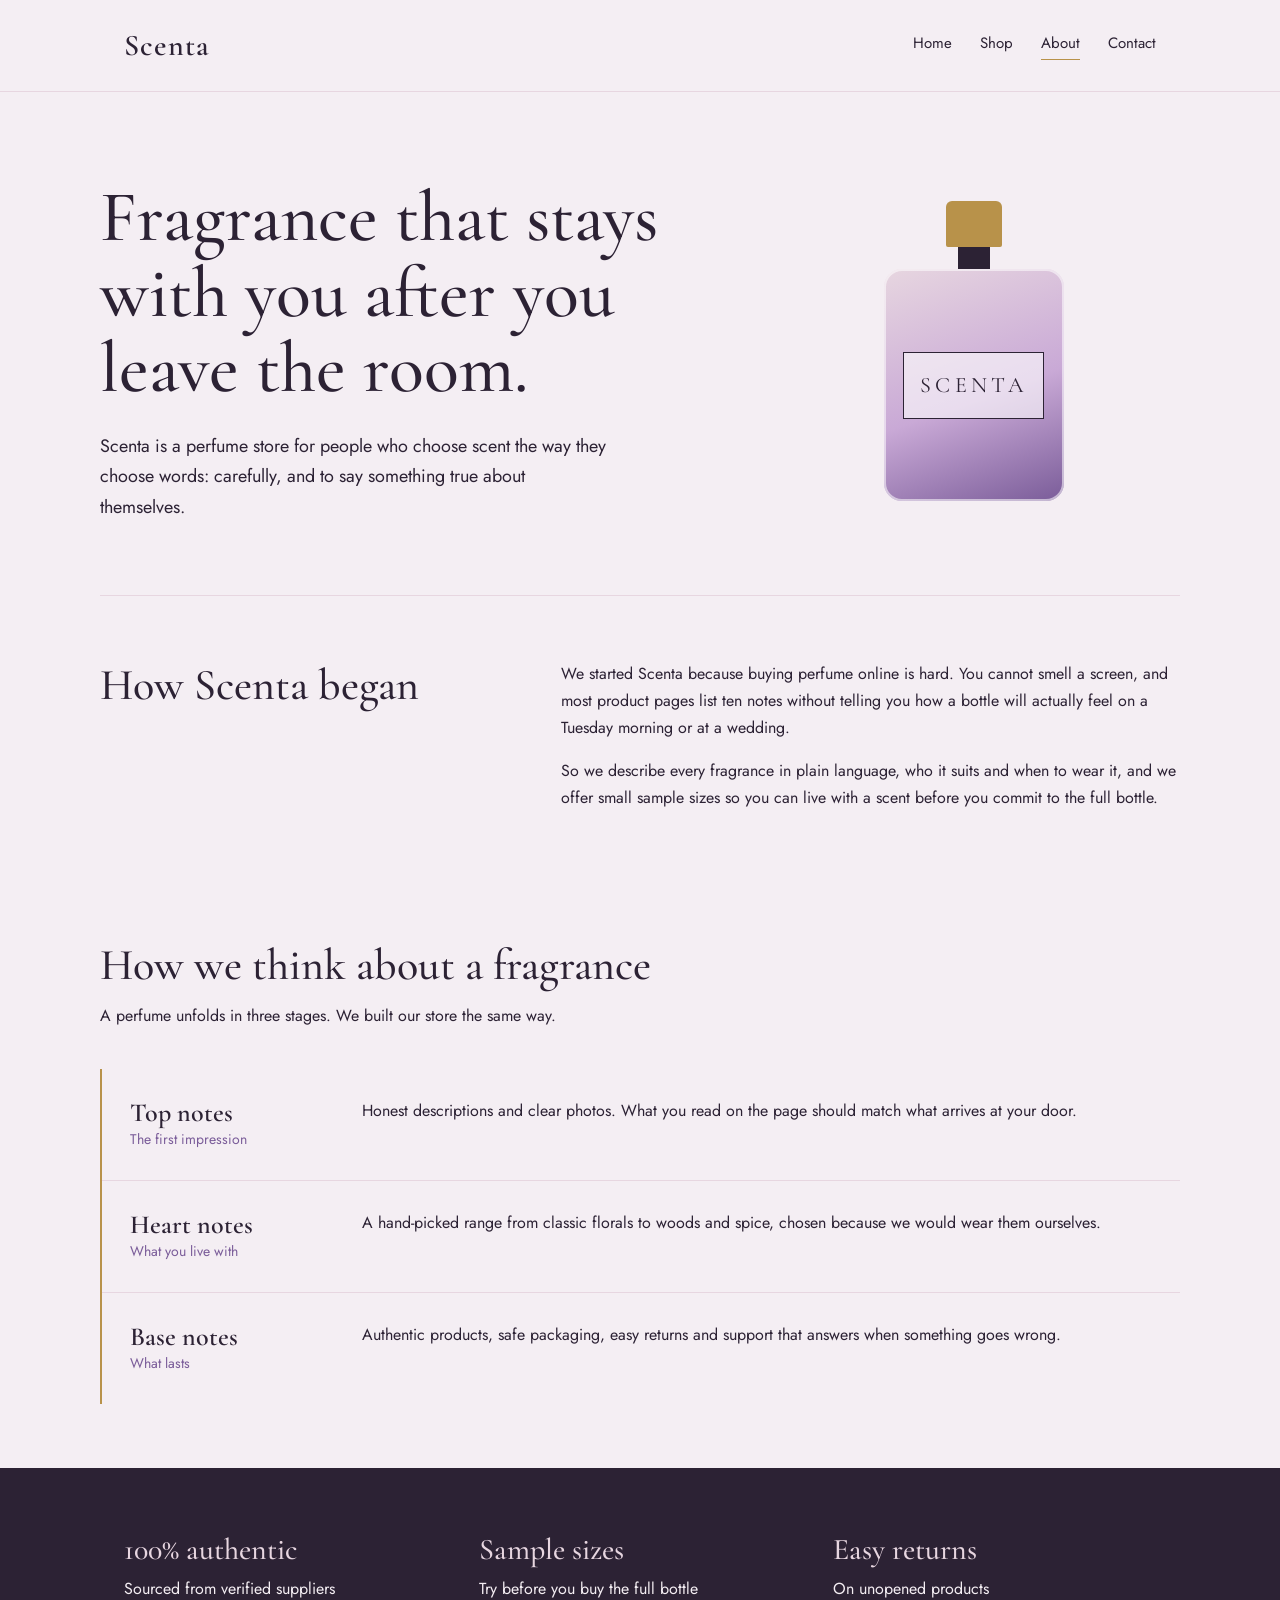
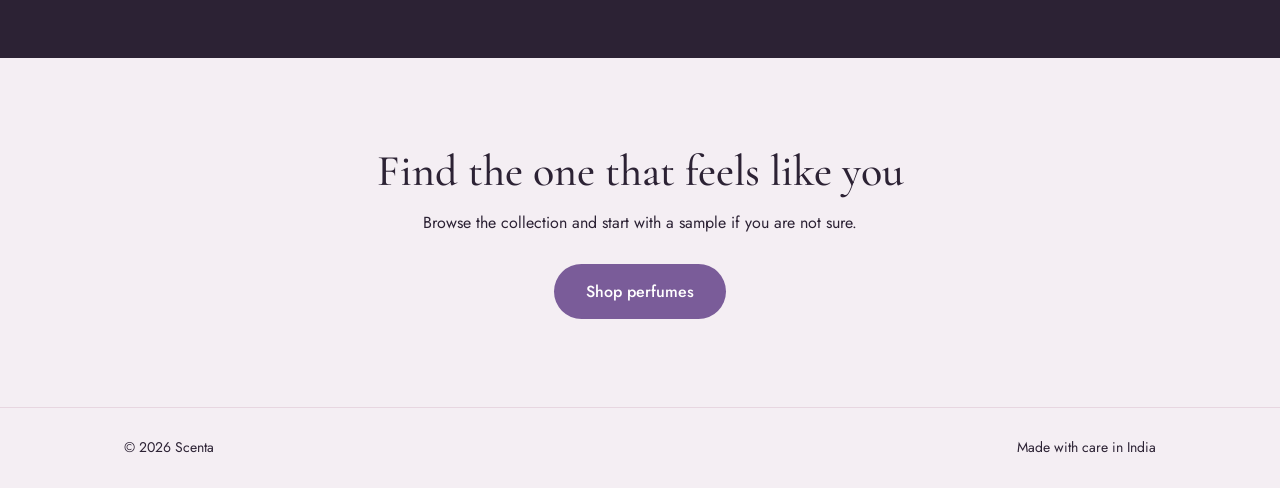
<file: about.html>
<!DOCTYPE html>
<html lang="en">
<head>
<meta charset="UTF-8">
<meta name="viewport" content="width=device-width, initial-scale=1">
<title>About | Scenta</title>
<link rel="preconnect" href="https://fonts.googleapis.com">
<link rel="preconnect" href="https://fonts.gstatic.com" crossorigin>
<link href="https://fonts.googleapis.com/css2?family=Cormorant+Garamond:ital,wght@0,500;0,600;1,500&family=Jost:wght@400;500&display=swap" rel="stylesheet">
<style>
  :root{
    --mist:#F4EEF3; --plum:#2C2234; --violet:#7A5C99; --gold:#B8924A; --rose:#E7D6E0; --white:#fff;
    --serif:"Cormorant Garamond",Georgia,serif; --sans:"Jost",system-ui,sans-serif;
  }
  *{box-sizing:border-box;margin:0;padding:0}
  html{scroll-behavior:smooth}
  body{font-family:var(--sans);background:var(--mist);color:var(--plum);line-height:1.7}
  a{color:inherit;text-decoration:none}
  :focus-visible{outline:2px solid var(--violet);outline-offset:3px}
  .wrap{max-width:1080px;margin:0 auto;padding:0 24px}

  /* Header */
  header{border-bottom:1px solid var(--rose)}
  .bar{display:flex;align-items:center;justify-content:space-between;flex-wrap:wrap;gap:12px;padding:20px 24px;max-width:1080px;margin:0 auto}
  .logo{font-family:var(--serif);font-size:30px;font-weight:600;letter-spacing:.04em}
  nav{display:flex;gap:28px;flex-wrap:wrap}
  nav a{font-size:15px;padding-bottom:2px;border-bottom:1px solid transparent}
  nav a:hover,nav a[aria-current]{border-color:var(--gold)}

  /* Hero */
  .hero{display:grid;grid-template-columns:1.2fr .8fr;gap:48px;align-items:center;padding:88px 0 72px}
  .hero h1{font-family:var(--serif);font-weight:500;font-size:clamp(40px,6vw,72px);line-height:1.05}
  .hero p{max-width:46ch;margin-top:24px;font-size:18px}
  .bottle{justify-self:center;position:relative;width:180px;height:300px}
  .bottle .cap{position:absolute;left:62px;top:0;width:56px;height:46px;background:var(--gold);border-radius:6px 6px 2px 2px}
  .bottle .neck{position:absolute;left:74px;top:46px;width:32px;height:22px;background:var(--plum)}
  .bottle .glass{position:absolute;left:0;top:68px;width:180px;height:232px;border-radius:18px;
    background:linear-gradient(160deg,var(--rose) 0%,#C9A9D6 55%,var(--violet) 100%);
    box-shadow:inset 0 0 0 2px rgba(255,255,255,.55);display:grid;place-items:center}
  .bottle .label{font-family:var(--serif);font-size:22px;letter-spacing:.2em;color:var(--plum);
    border:1px solid var(--plum);padding:14px 16px;background:rgba(255,255,255,.6)}

  /* Story */
  .story{display:grid;grid-template-columns:.8fr 1.2fr;gap:48px;padding:64px 0;border-top:1px solid var(--rose)}
  .story h2,.notes h2,.cta h2{font-family:var(--serif);font-weight:500;font-size:clamp(30px,4vw,44px);line-height:1.15}
  .story p+p{margin-top:16px}

  /* Notes: the page structured like a fragrance */
  .notes{padding:64px 0}
  .notes>p{max-width:56ch;margin-top:12px}
  .pyramid{margin-top:40px;display:grid;gap:0;border-left:2px solid var(--gold)}
  .note{display:grid;grid-template-columns:200px 1fr;gap:32px;padding:28px 0 28px 28px;border-bottom:1px solid var(--rose)}
  .note:last-child{border-bottom:0}
  .note h3{font-family:var(--serif);font-size:26px;font-weight:600;line-height:1.2}
  .note small{display:block;font-size:14px;color:var(--violet)}

  /* Facts */
  .facts{background:var(--plum);color:var(--mist);padding:56px 0}
  .facts ul{list-style:none;display:grid;grid-template-columns:repeat(3,1fr);gap:32px}
  .facts li{font-size:16px}
  .facts b{display:block;font-family:var(--serif);font-size:30px;font-weight:500;color:var(--rose)}

  /* CTA */
  .cta{text-align:center;padding:88px 0}
  .cta p{margin:12px auto 28px;max-width:44ch}
  .btn{display:inline-block;background:var(--violet);color:var(--white);padding:14px 32px;border-radius:999px;font-weight:500;transition:background .2s}
  .btn:hover{background:var(--plum)}

  footer{border-top:1px solid var(--rose);padding:28px 0;font-size:14px}
  footer .wrap{display:flex;justify-content:space-between;flex-wrap:wrap;gap:12px}

  @media(max-width:760px){
    .hero,.story{grid-template-columns:1fr;gap:32px}
    .hero{padding:48px 0}
    .note{grid-template-columns:1fr;gap:6px}
    .facts ul{grid-template-columns:1fr}
  }
  @media(prefers-reduced-motion:reduce){*{transition:none!important;scroll-behavior:auto!important}}
</style>
</head>
<body>

<header>
  <div class="bar">
    <a href="index.html" class="logo">Scenta</a>
    <nav aria-label="Main">
      <a href="index.html">Home</a>
      <a href="shop.html">Shop</a>
      <a href="about.html" aria-current="page">About</a>
      <a href="contact.html">Contact</a>
    </nav>
  </div>
</header>

<main>
  <section class="wrap hero">
    <div>
      <h1>Fragrance that stays with you after you leave the room.</h1>
      <p>Scenta is a perfume store for people who choose scent the way they choose words: carefully, and to say something true about themselves.</p>
    </div>
    <div class="bottle" role="img" aria-label="Illustration of a Scenta perfume bottle">
      <div class="cap"></div><div class="neck"></div>
      <div class="glass"><span class="label">SCENTA</span></div>
    </div>
  </section>

  <section class="wrap story">
    <h2>How Scenta began</h2>
    <div>
      <p>We started Scenta because buying perfume online is hard. You cannot smell a screen, and most product pages list ten notes without telling you how a bottle will actually feel on a Tuesday morning or at a wedding.</p>
      <p>So we describe every fragrance in plain language, who it suits and when to wear it, and we offer small sample sizes so you can live with a scent before you commit to the full bottle.</p>
    </div>
  </section>

  <section class="wrap notes">
    <h2>How we think about a fragrance</h2>
    <p>A perfume unfolds in three stages. We built our store the same way.</p>
    <div class="pyramid">
      <article class="note">
        <div><h3>Top notes</h3><small>The first impression</small></div>
        <p>Honest descriptions and clear photos. What you read on the page should match what arrives at your door.</p>
      </article>
      <article class="note">
        <div><h3>Heart notes</h3><small>What you live with</small></div>
        <p>A hand-picked range from classic florals to woods and spice, chosen because we would wear them ourselves.</p>
      </article>
      <article class="note">
        <div><h3>Base notes</h3><small>What lasts</small></div>
        <p>Authentic products, safe packaging, easy returns and support that answers when something goes wrong.</p>
      </article>
    </div>
  </section>

  <section class="facts">
    <div class="wrap">
      <ul>
        <li><b>100% authentic</b>Sourced from verified suppliers</li>
        <li><b>Sample sizes</b>Try before you buy the full bottle</li>
        <li><b>Easy returns</b>On unopened products</li>
      </ul>
    </div>
  </section>

  <section class="wrap cta">
    <h2>Find the one that feels like you</h2>
    <p>Browse the collection and start with a sample if you are not sure.</p>
    <a class="btn" href="shop.html">Shop perfumes</a>
  </section>
</main>

<footer>
  <div class="wrap"><span>&copy; 2026 Scenta</span><span>Made with care in India</span></div>
</footer>

</body>
</html>
</file>
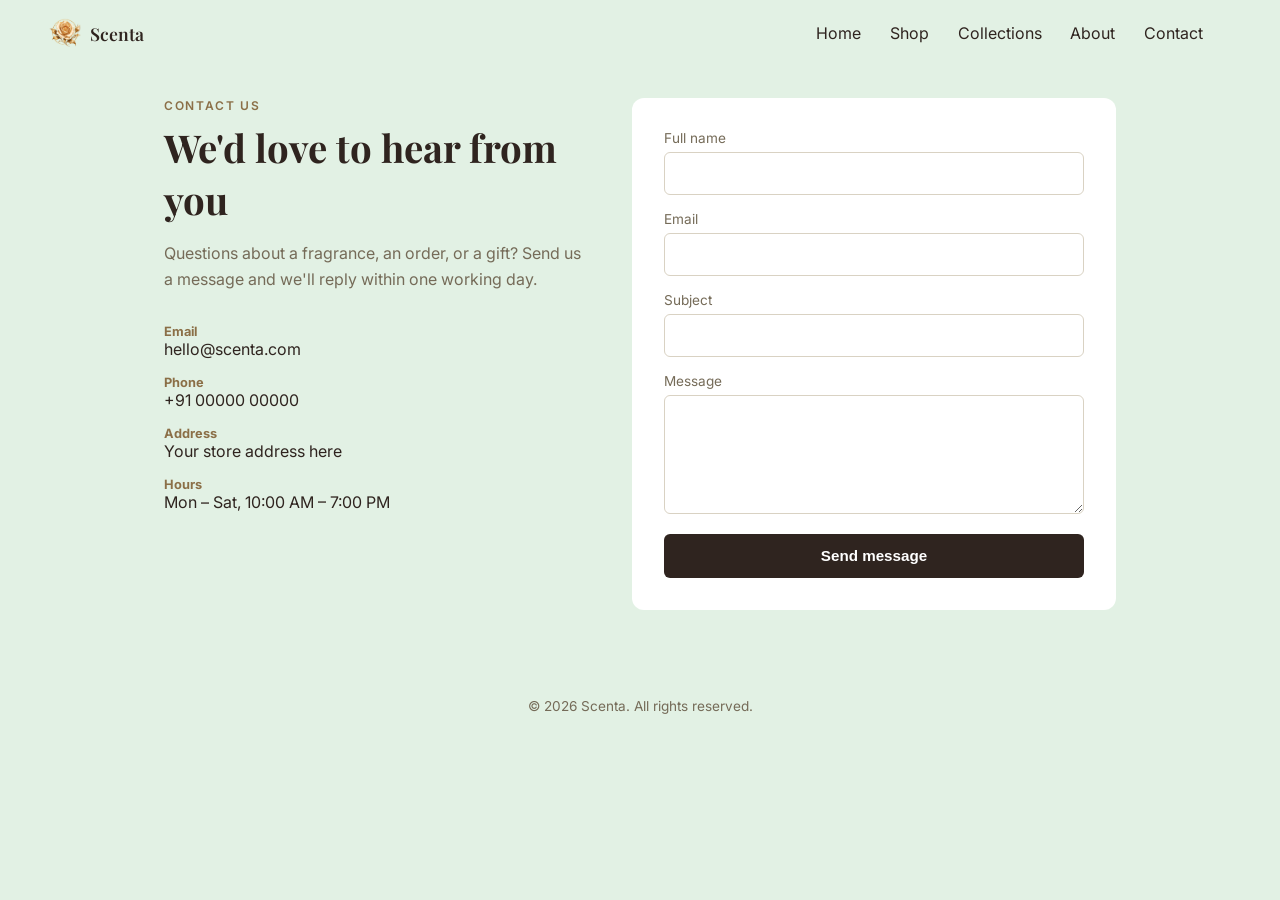
<file: contact.html>
<!DOCTYPE html>
<html lang="en">
<head>
  <meta charset="UTF-8">
  <meta name="viewport" content="width=device-width, initial-scale=1.0">
  <title>Contact Us </title>
</head>
<body>
  <!DOCTYPE html>
<html lang="en">
<head>
  <meta charset="UTF-8">
  <meta name="viewport" content="width=device-width, initial-scale=1">
  <title>Contact — Scenta</title>
  <link rel="preconnect" href="https://fonts.googleapis.com">
  <link rel="preconnect" href="https://fonts.gstatic.com" crossorigin>
  <link href="https://fonts.googleapis.com/css2?family=Playfair+Display:wght@600&family=Inter:wght@400;500;600&display=swap" rel="stylesheet">
  <link rel="stylesheet" href="/css/contact.css">
</head>
<body>

  <header class="topbar">
    <a class="brand" href="/index.html">
      <img src="/assets/icons/mainwebsitelogo.png" alt="Scenta logo">
      <span>Scenta</span>
    </a>
    <nav class="nav">
      <a href="/index.html">Home</a>
      <a href="/shop.html">Shop</a>
      <a href="/collections.html">Collections</a>
      <a href="/about.html">About</a>
      <a href="/contact.html">Contact</a><a href=""></a>
    </nav>
  </header>

  <main class="contact">

    <section class="contact-intro">
      <p class="eyebrow">Contact us</p>
      <h1>We'd love to hear from you</h1>
      <p class="sub">Questions about a fragrance, an order, or a gift? Send us a message and we'll reply within one working day.</p>

      <ul class="details">
        <li><strong>Email</strong><span>hello@scenta.com</span></li>
        <li><strong>Phone</strong><span>+91 00000 00000</span></li>
        <li><strong>Address</strong><span>Your store address here</span></li>
        <li><strong>Hours</strong><span>Mon – Sat, 10:00 AM – 7:00 PM</span></li>
      </ul>
    </section>

    <section class="contact-form">
      <form action="#" method="post">
        <div class="field">
          <label for="name">Full name</label>
          <input id="name" name="name" type="text" required>
        </div>

        <div class="field">
          <label for="email">Email</label>
          <input id="email" name="email" type="email" required>
        </div> 

        <div class="field">
          <label for="subject">Subject</label>
          <input id="subject" name="subject" type="text">
        </div>

        <div class="field">
          <label for="message">Message</label>
          <textarea id="message" name="message" rows="5" required></textarea>
        </div>

        <button type="submit">Send message</button>
      </form>
    </section>

  </main>

  <footer class="footer">
    © 2026 Scenta. All rights reserved.
  </footer>

</body>
</html>
</body>
</html>
</file>
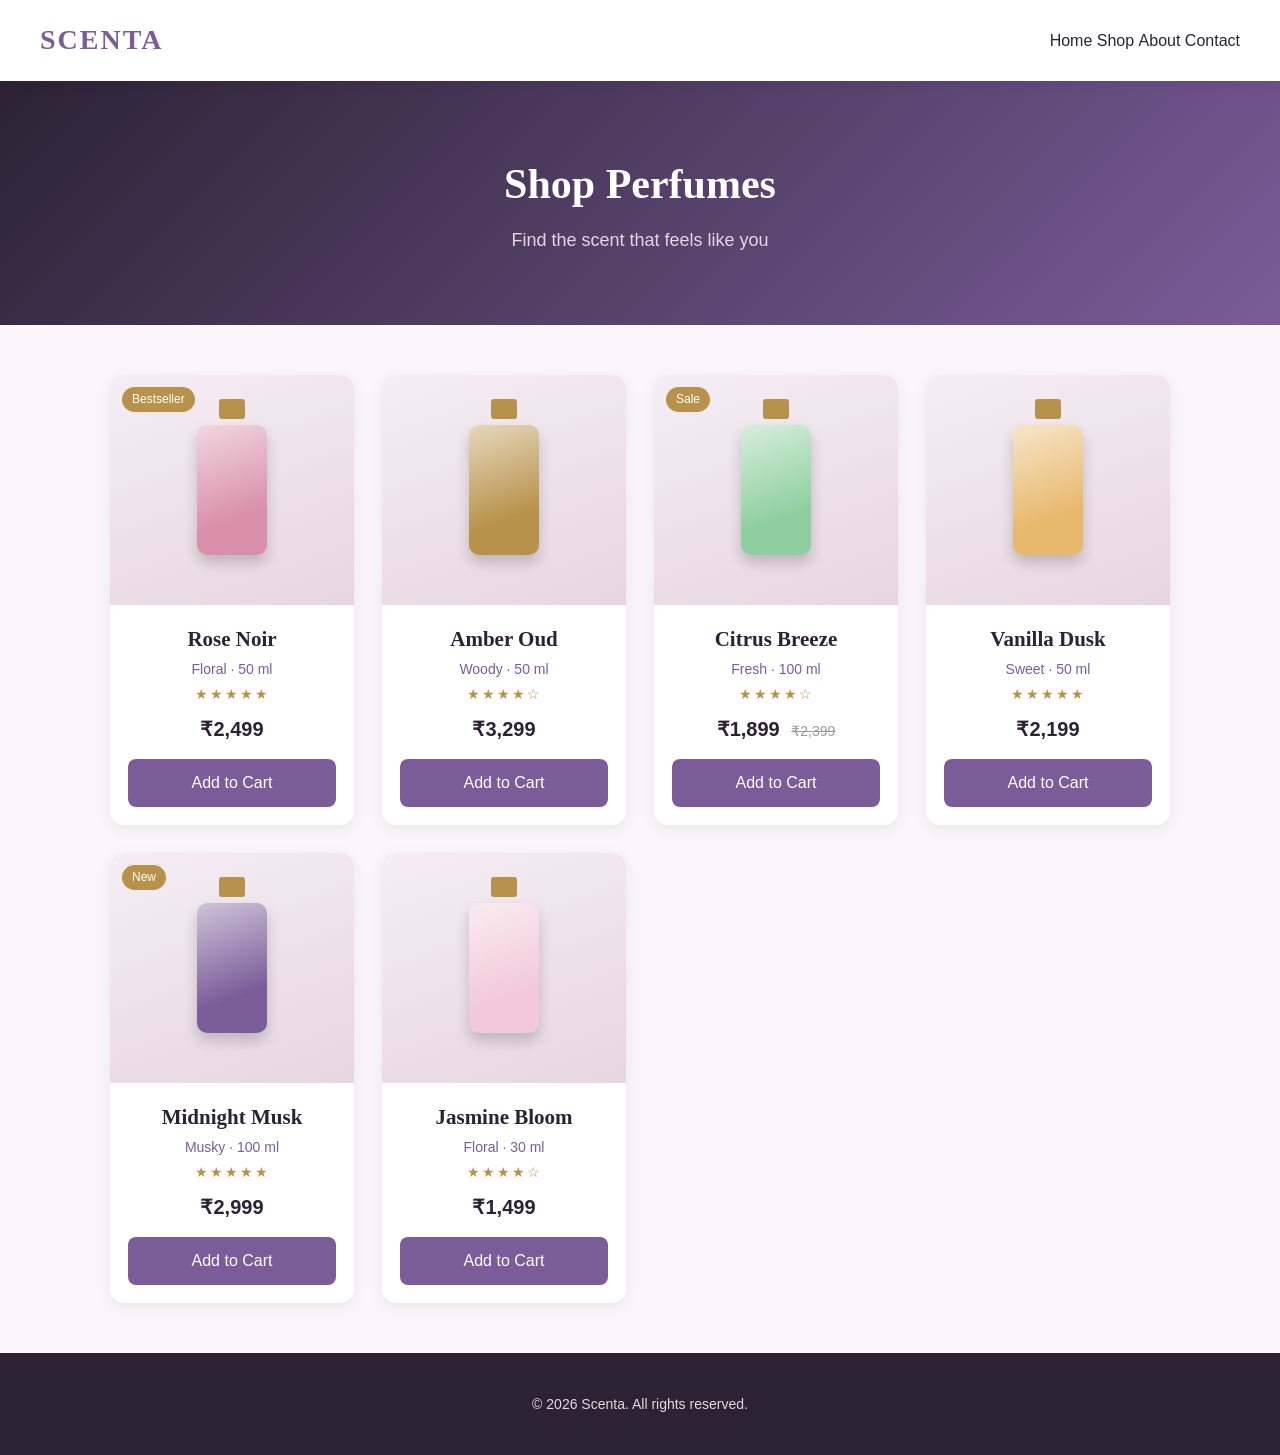
<file: shop.html>
<!DOCTYPE html>
<html lang="en">
<head>
<meta charset="UTF-8">
<meta name="viewport" content="width=device-width, initial-scale=1">
<title>Shop | Scenta</title>
<style>
  *{box-sizing:border-box}
  body{font-family:Arial,sans-serif;margin:0;color:#2c2234;line-height:1.6;background:#faf6f9}
  a{text-decoration:none;color:inherit}

  /* Header */
  header{
    display:flex;
    justify-content:space-between;
    align-items:center;
    flex-wrap:wrap;
    gap:12px;
    padding:18px 40px;
    background:#fff;
    box-shadow:0 2px 12px rgba(44,34,52,.08);
    position:sticky;top:0;z-index:5}
  .logo{
    font-family:Georgia,serif;
    font-size:28px;
    font-weight:bold;
    letter-spacing:2px;
    color:#7a5c99
  }
  /* Banner */
  .banner{
    text-align:center;
    padding:70px 20px;
    color:#fff;
    background:linear-gradient(135deg,#2c2234,#7a5c99)
  }
  .banner h1{
    font-family:Georgia,serif;
    font-size:42px;margin:0 0 8px
  }
  .banner p{
    margin:0;
    font-size:18px;
    color:#e7d6e0
  }
  /* Products */
  main{
    max-width:1100px;
    margin:0 auto;
    padding:50px 20px
  }
  .grid{
    display:grid
    ;
    grid-template-columns:repeat(auto-fill,minmax(240px,1fr));gap:28px}
  .card{
    background:#fff;
    border-radius:14px;
    overflow:hidden;
    position:relative;
    box-shadow:0 4px 14px rgba(44,34,52,.08);
    transition:transform .25s,box-shadow .25s
  }
  .card:hover{
    transform:translateY(-6px);
    box-shadow:0 12px 26px rgba(44,34,52,.16)
  }
  .badge{
    position:absolute;
    top:12px;
    left:12px;
    background:#b8924a;
    color:#fff;
    font-size:12px;padding:3px 10px;border-radius:20px}

  .photo{height:230px;display:flex;align-items:center;justify-content:center;background:linear-gradient(160deg,#f4eef3,#e7d6e0)}
  .bottle{position:relative;width:70px;height:130px}
  .bottle::before{content:"";position:absolute;left:22px;top:-26px;width:26px;height:20px;background:#b8924a;border-radius:3px}
  .bottle::after{content:"";position:absolute;inset:0;border-radius:10px;
    background:linear-gradient(160deg,#fff -40%,var(--c) 70%);box-shadow:0 8px 14px rgba(0,0,0,.18)}

  .info{padding:18px;text-align:center}
  .info h3{font-family:Georgia,serif;font-size:21px;margin:0}
  .type{font-size:14px;color:#7a5c99;margin:2px 0}
  .stars{color:#b8924a;font-size:14px;letter-spacing:2px}
  .price{font-size:20px;font-weight:bold;margin:8px 0 14px}
  .price s{font-size:14px;color:#999;font-weight:normal;margin-left:6px}
  .btn{display:block;background:#7a5c99;color:#fff;padding:11px;border-radius:8px;transition:     .2s}
  .btn:hover{background:#2c2234}

  footer{background:#2c2234;color:#e7d6e0;text-align:center;padding:26px 20px;font-size:14px}

  @media(max-width:600px){
    header{padding:14px 20px;justify-content:center}
    nav a{margin:0 10px}
    .banner h1{font-size:32px}
  }
</style>
</head>
<body>

<header>
  <a href="index.html" class="logo">SCENTA</a>
  <nav>
    <a href="index.html">Home</a>
    <a href="shop.html" class="active">Shop</a>
    <a href="about.html">About</a>
    <a href="contact.html">Contact</a>
  </nav>
</header>

<section class="banner">
  <h1>Shop Perfumes</h1>
  <p>Find the scent that feels like you</p>
</section>

<main>
  <div class="grid">

    <div class="card">
      <span class="badge">Bestseller</span>
      <div class="photo"><div class="bottle" style="--c:#d98fa8"></div></div>
      <div class="info">
        <h3>Rose Noir</h3>
        <div class="type">Floral &middot; 50 ml</div>
        <div class="stars">★★★★★</div>
        <div class="price">₹2,499</div>
        <a class="btn" href="#">Add to Cart</a>
      </div>
    </div>

    <div class="card">
      <div class="photo"><div class="bottle" style="--c:#b8924a"></div></div>
      <div class="info">
        <h3>Amber Oud</h3>
        <div class="type">Woody &middot; 50 ml</div>
        <div class="stars">★★★★☆</div>
        <div class="price">₹3,299</div>
        <a class="btn" href="#">Add to Cart</a>
      </div>
    </div>

    <div class="card">
      <span class="badge">Sale</span>
      <div class="photo"><div class="bottle" style="--c:#8fcf9f"></div></div>
      <div class="info">
        <h3>Citrus Breeze</h3>
        <div class="type">Fresh &middot; 100 ml</div>
        <div class="stars">★★★★☆</div>
        <div class="price">₹1,899 <s>₹2,399</s></div>
        <a class="btn" href="#">Add to Cart</a>
      </div>
    </div>

    <div class="card">
      <div class="photo"><div class="bottle" style="--c:#e8b86d"></div></div>
      <div class="info">
        <h3>Vanilla Dusk</h3>
        <div class="type">Sweet &middot; 50 ml</div>
        <div class="stars">★★★★★</div>
        <div class="price">₹2,199</div>
        <a class="btn" href="#">Add to Cart</a>
      </div>
    </div>

    <div class="card">
      <span class="badge">New</span>
      <div class="photo"><div class="bottle" style="--c:#7a5c99"></div></div>
      <div class="info">
        <h3>Midnight Musk</h3>
        <div class="type">Musky &middot; 100 ml</div>
        <div class="stars">★★★★★</div>
        <div class="price">₹2,999</div>
        <a class="btn" href="#">Add to Cart</a>
      </div>
    </div>

    <div class="card">
      <div class="photo"><div class="bottle" style="--c:#f2c9d8"></div></div>
      <div class="info">
        <h3>Jasmine Bloom</h3>
        <div class="type">Floral &middot; 30 ml</div>
        <div class="stars">★★★★☆</div>
        <div class="price">₹1,499</div>
        <a class="btn" href="#">Add to Cart</a>
      </div>
    </div>

  </div>
</main>

<footer>
  <p>&copy; 2026 Scenta. All rights reserved.</p>
</footer>

</body>
</html>
</file>
<file: css/contact.css>
:root{
  --primary-color:#2F241F;
  --secondary-color:#8B6F47;
  --accent-color:#C69C6D;
  --background-color:#e2f1e4;
  --surface-color:#FFFFFF;
  --muted-color:#756B58;
}

*{ box-sizing:border-box; margin:0; padding:0; }

body{
  font-family:'Inter', sans-serif;
  color:var(--primary-color);
  background:var(--background-color);
}

/* header */
.topbar{
  display:flex;
  align-items:center;
  justify-content:space-between;
  flex-wrap:wrap;
  gap:1rem;
  padding:1rem 3rem;
}
.brand{
  display:flex;
  align-items:center;
  gap:0.5rem;
  text-decoration:none;
  color:var(--primary-color);
}
.brand img{ width:34px; height:34px; object-fit:contain; }
.brand span{ font-family:'Playfair Display', serif; font-weight:600; font-size:1.1rem; }
.nav{ display:flex; gap:1.8rem; flex-wrap:wrap; }
.nav a{ color:var(--primary-color); text-decoration:none; }
.nav a:hover{ color:var(--secondary-color); }

/* main: two columns */
.contact{
  display:flex;
  gap:3rem;
  max-width:1000px;
  margin:2rem auto 4rem;
  padding:0 1.5rem;
}
.contact-intro{ flex:1; }
.contact-form{
  flex:1;
  background:var(--surface-color);
  padding:2rem;
  border-radius:12px;
}

.eyebrow{
  text-transform:uppercase;
  letter-spacing:0.14em;
  font-size:0.75rem;
  font-weight:600;
  color:var(--secondary-color);
}
h1{
  font-family:'Playfair Display', serif;
  font-size:2.4rem;
  margin:0.5rem 0 1rem;
}
.sub{ color:var(--muted-color); line-height:1.6; }

.details{ list-style:none; margin-top:2rem; }
.details li{ margin-bottom:1rem; }
.details strong{ display:block; font-size:0.8rem; color:var(--secondary-color); }

/* form */
.field{ margin-bottom:1rem; }
.field label{ display:block; font-size:0.85rem; color:var(--muted-color); margin-bottom:0.35rem; }
.field input,
.field textarea{
  width:100%;
  padding:0.7rem;
  border:1px solid #d9d2c3;
  border-radius:6px;
  font-family:inherit;
  font-size:0.95rem;
}
.field input:focus,
.field textarea:focus{ outline:2px solid var(--accent-color); border-color:transparent; }

button{
  width:100%;
  padding:0.85rem;
  border:none;
  border-radius:6px;
  background:var(--primary-color);
  color:#fff;
  font-weight:600;
  font-size:0.95rem;
  cursor:pointer;
}
button:hover{ background:#463731; }

.footer{ text-align:center; color:var(--muted-color); font-size:0.85rem; padding:1.5rem; }

/* mobile */
@media (max-width:768px){
  .topbar{ padding:1rem 1.2rem; }
  .contact{ flex-direction:column; gap:2rem; }
}
</file>
